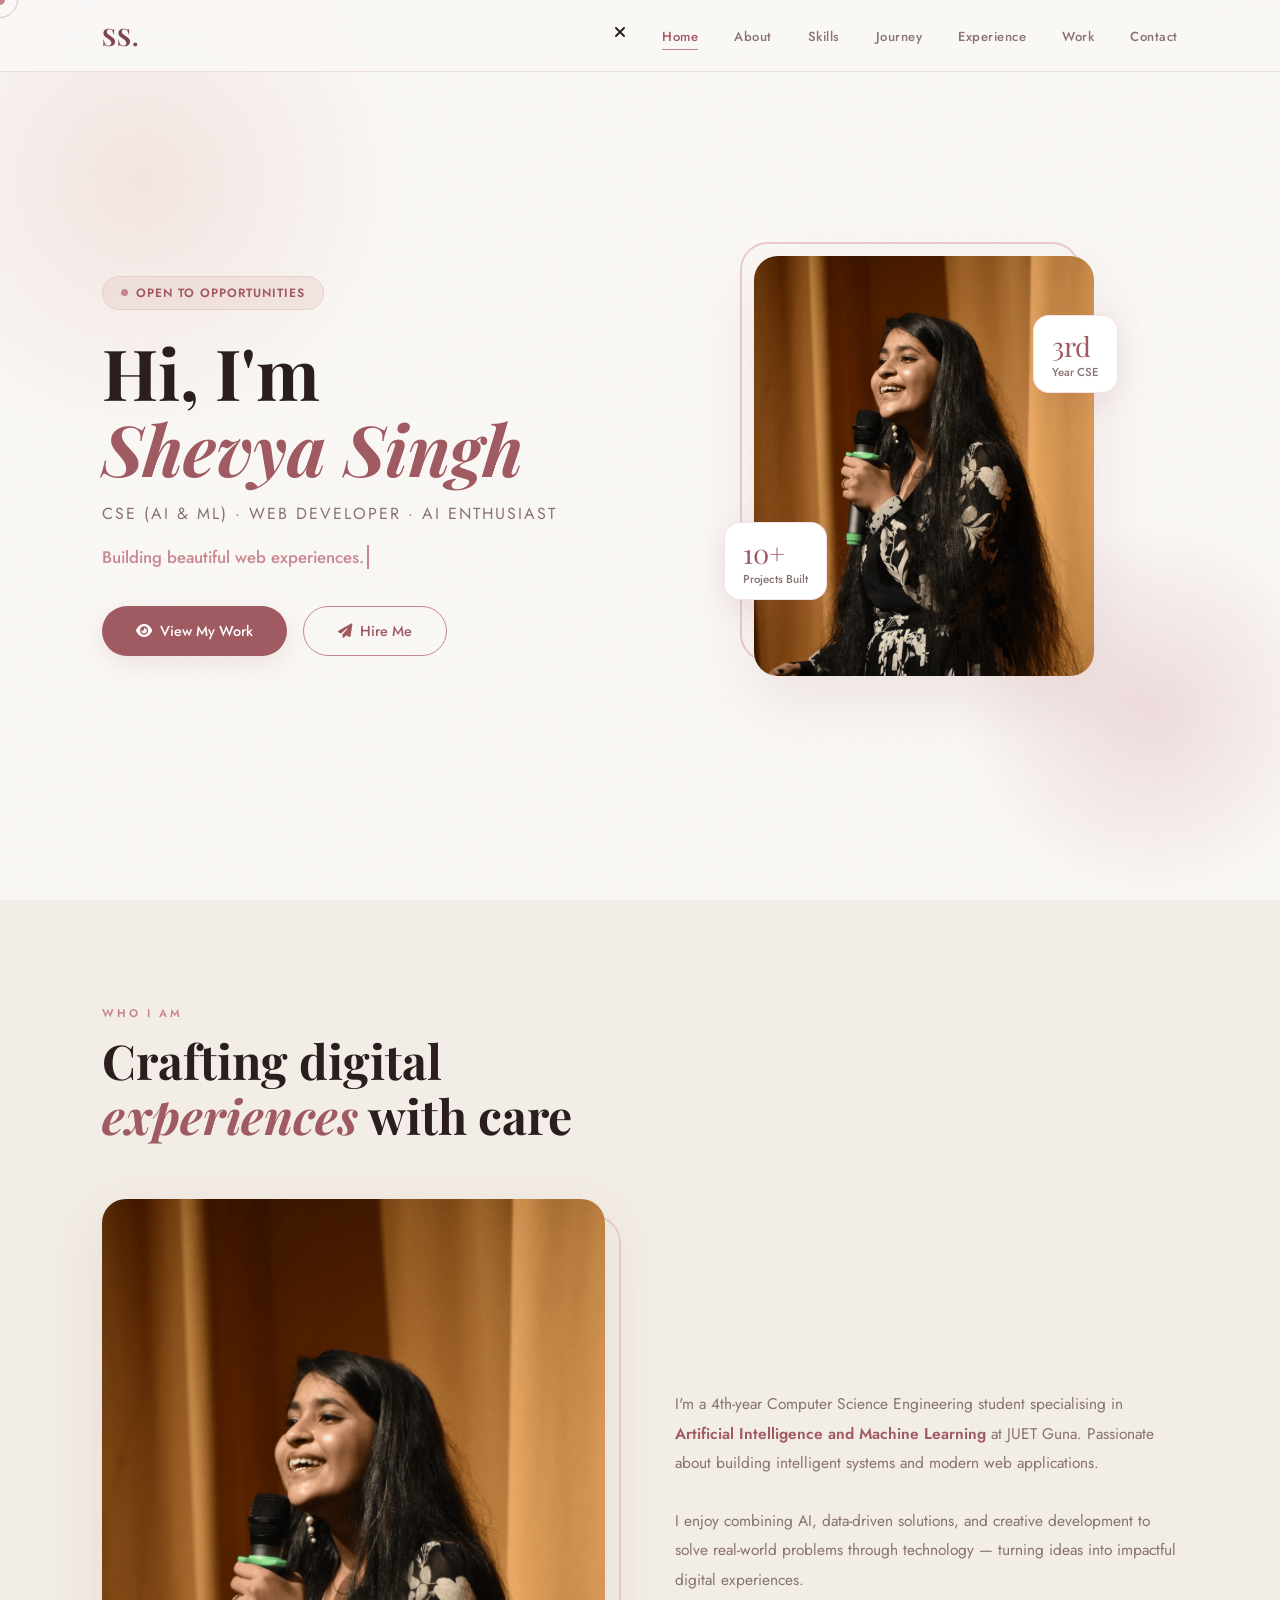
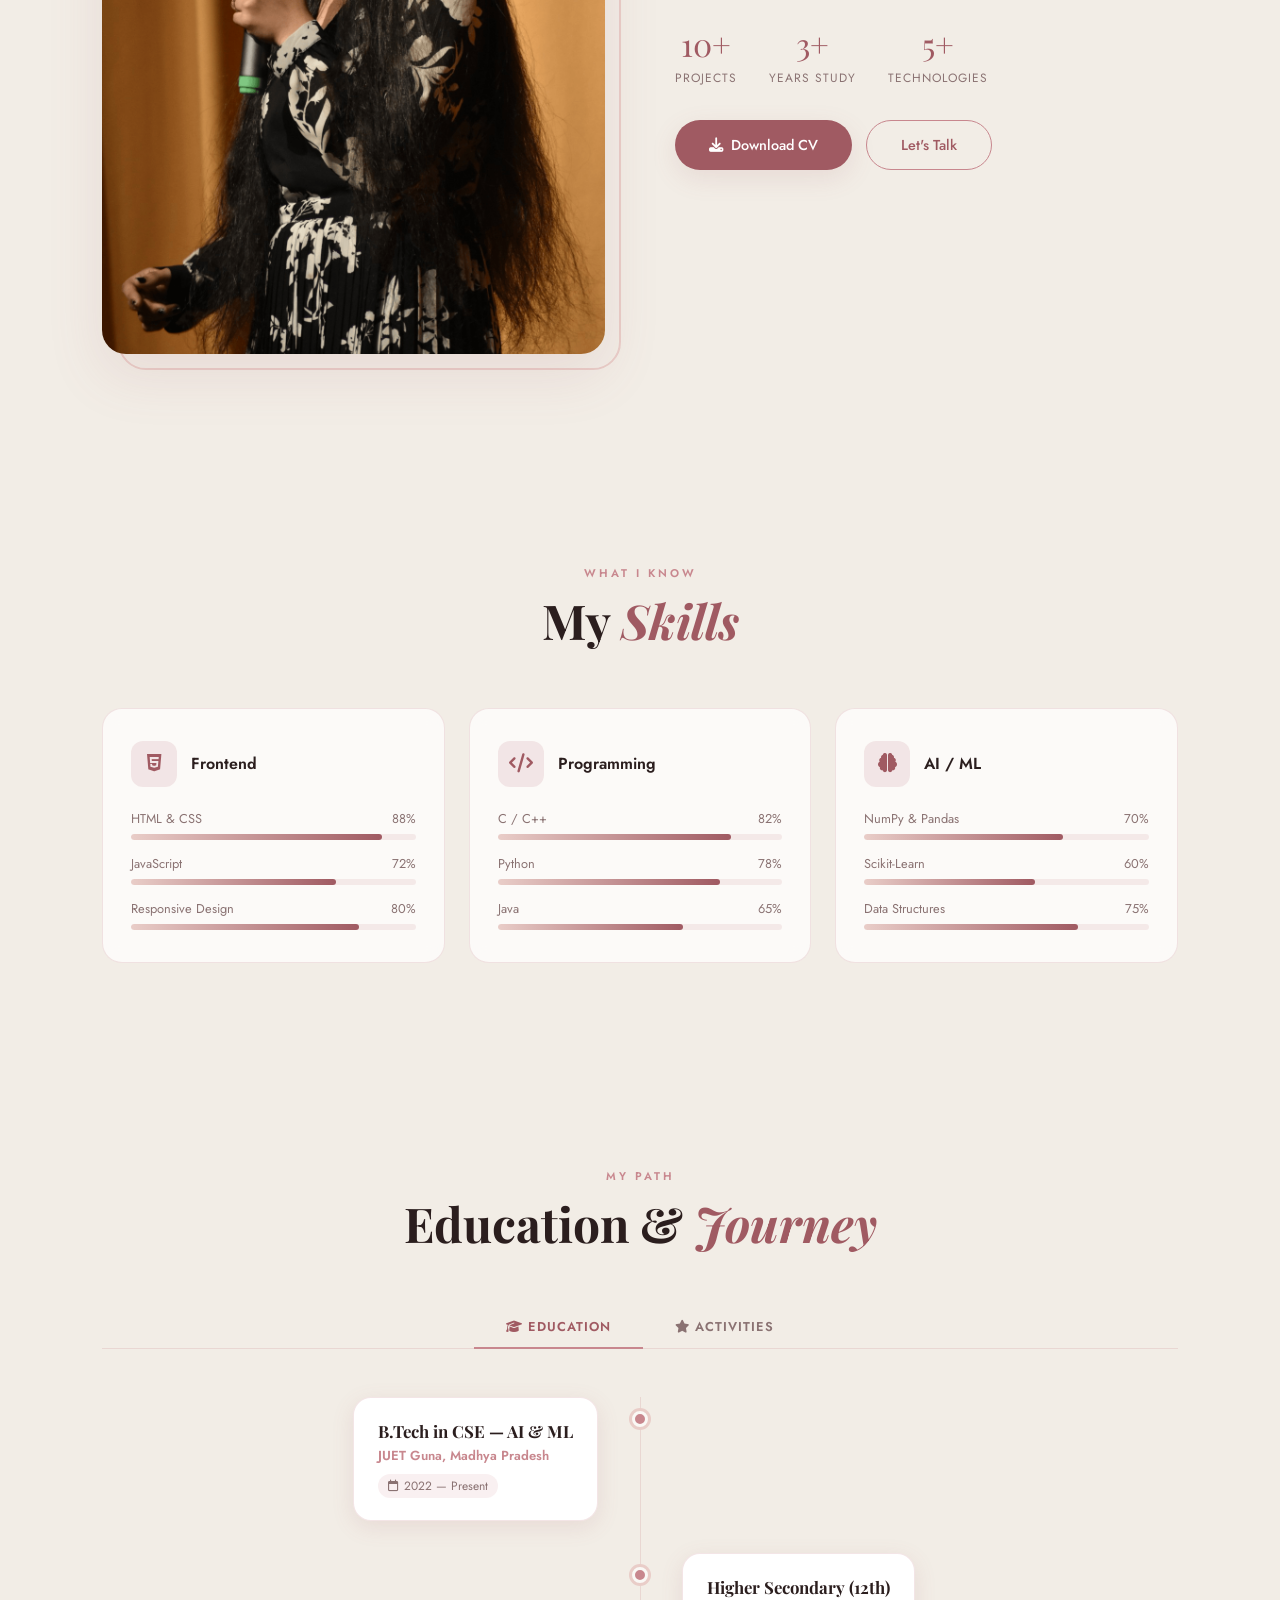
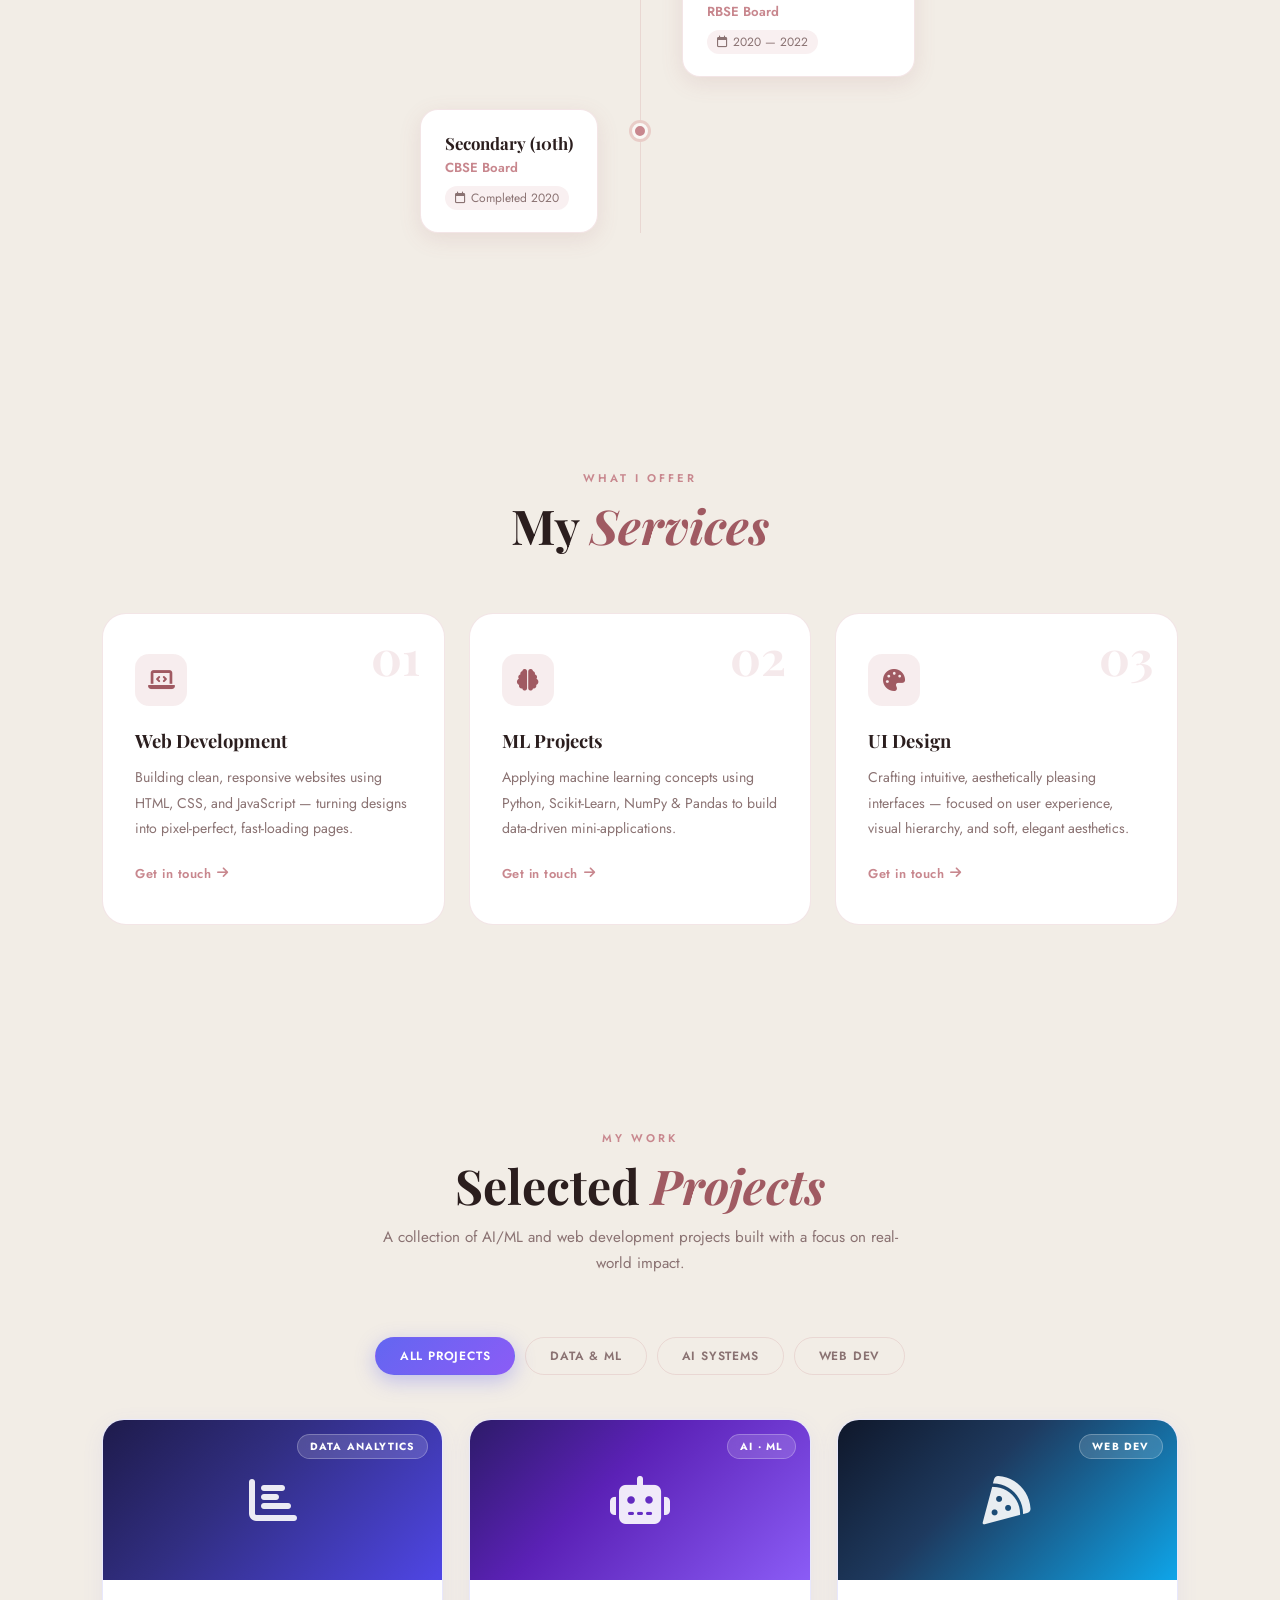
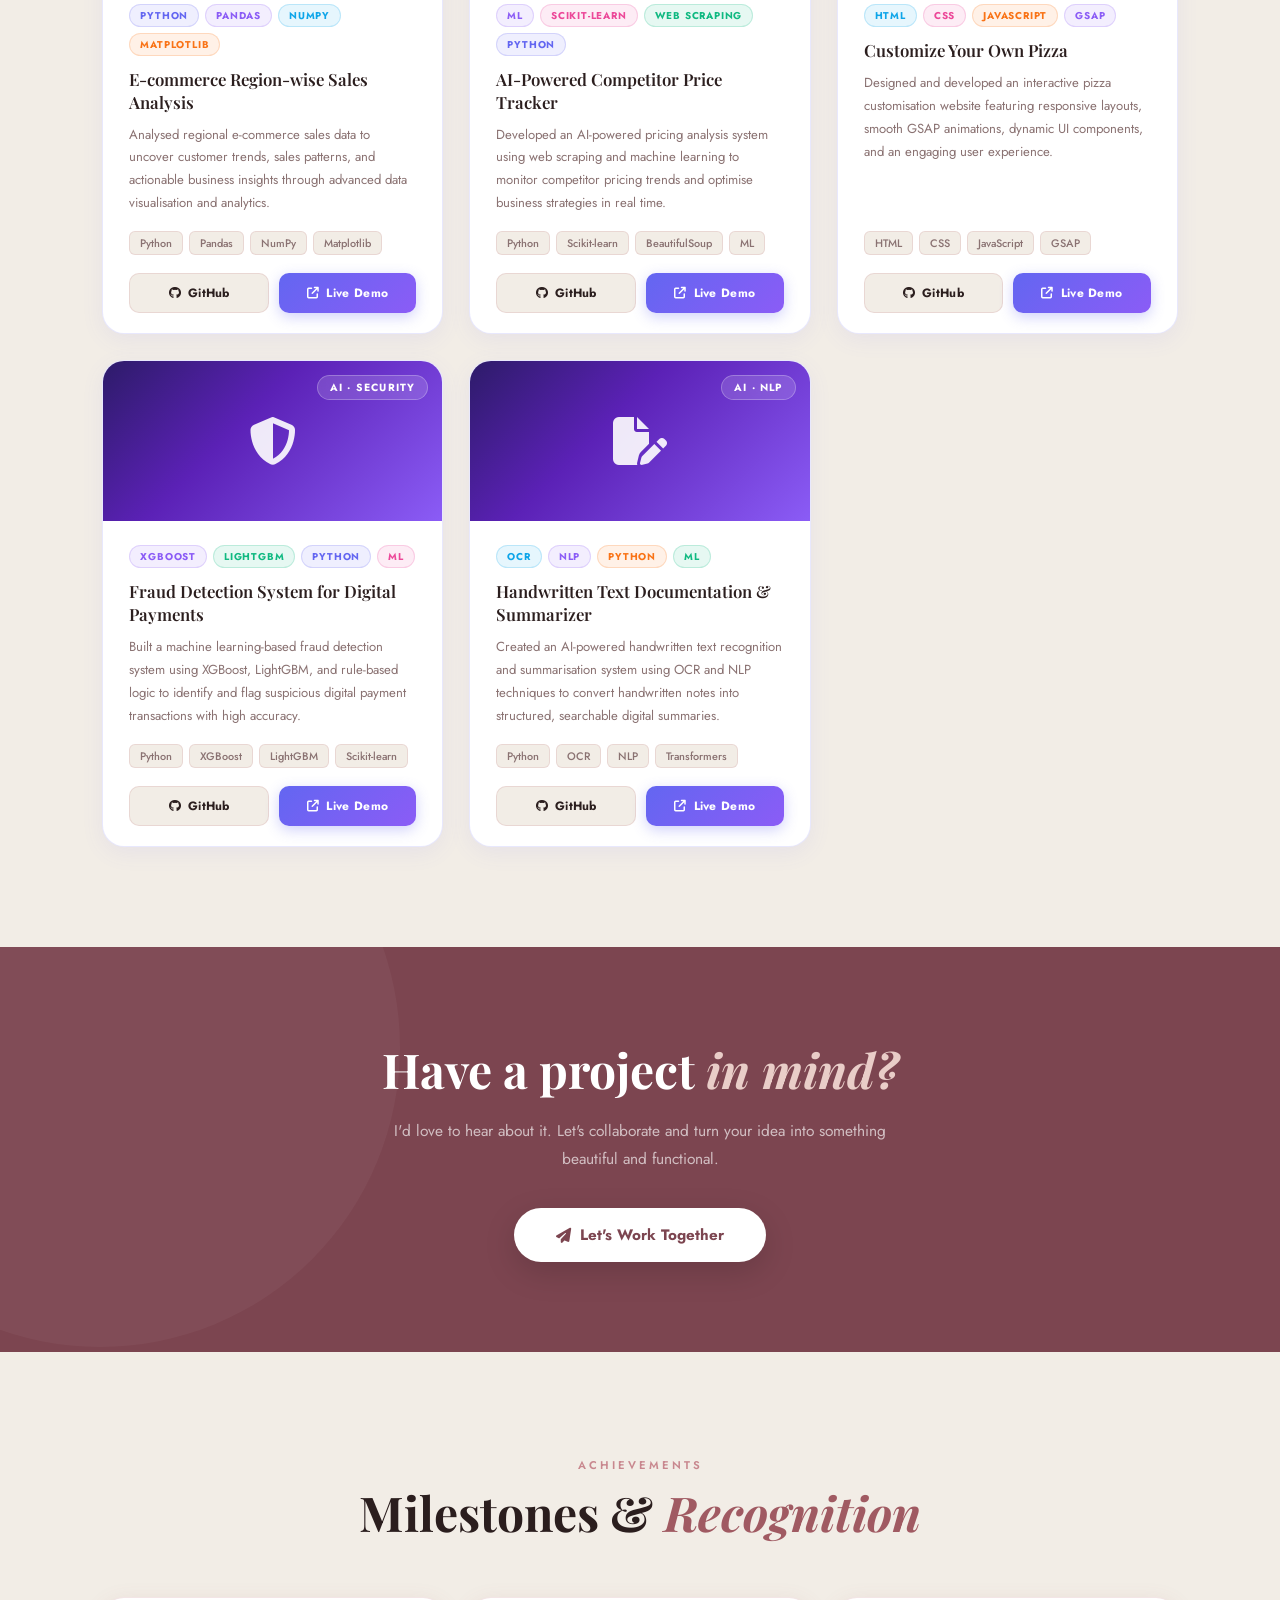
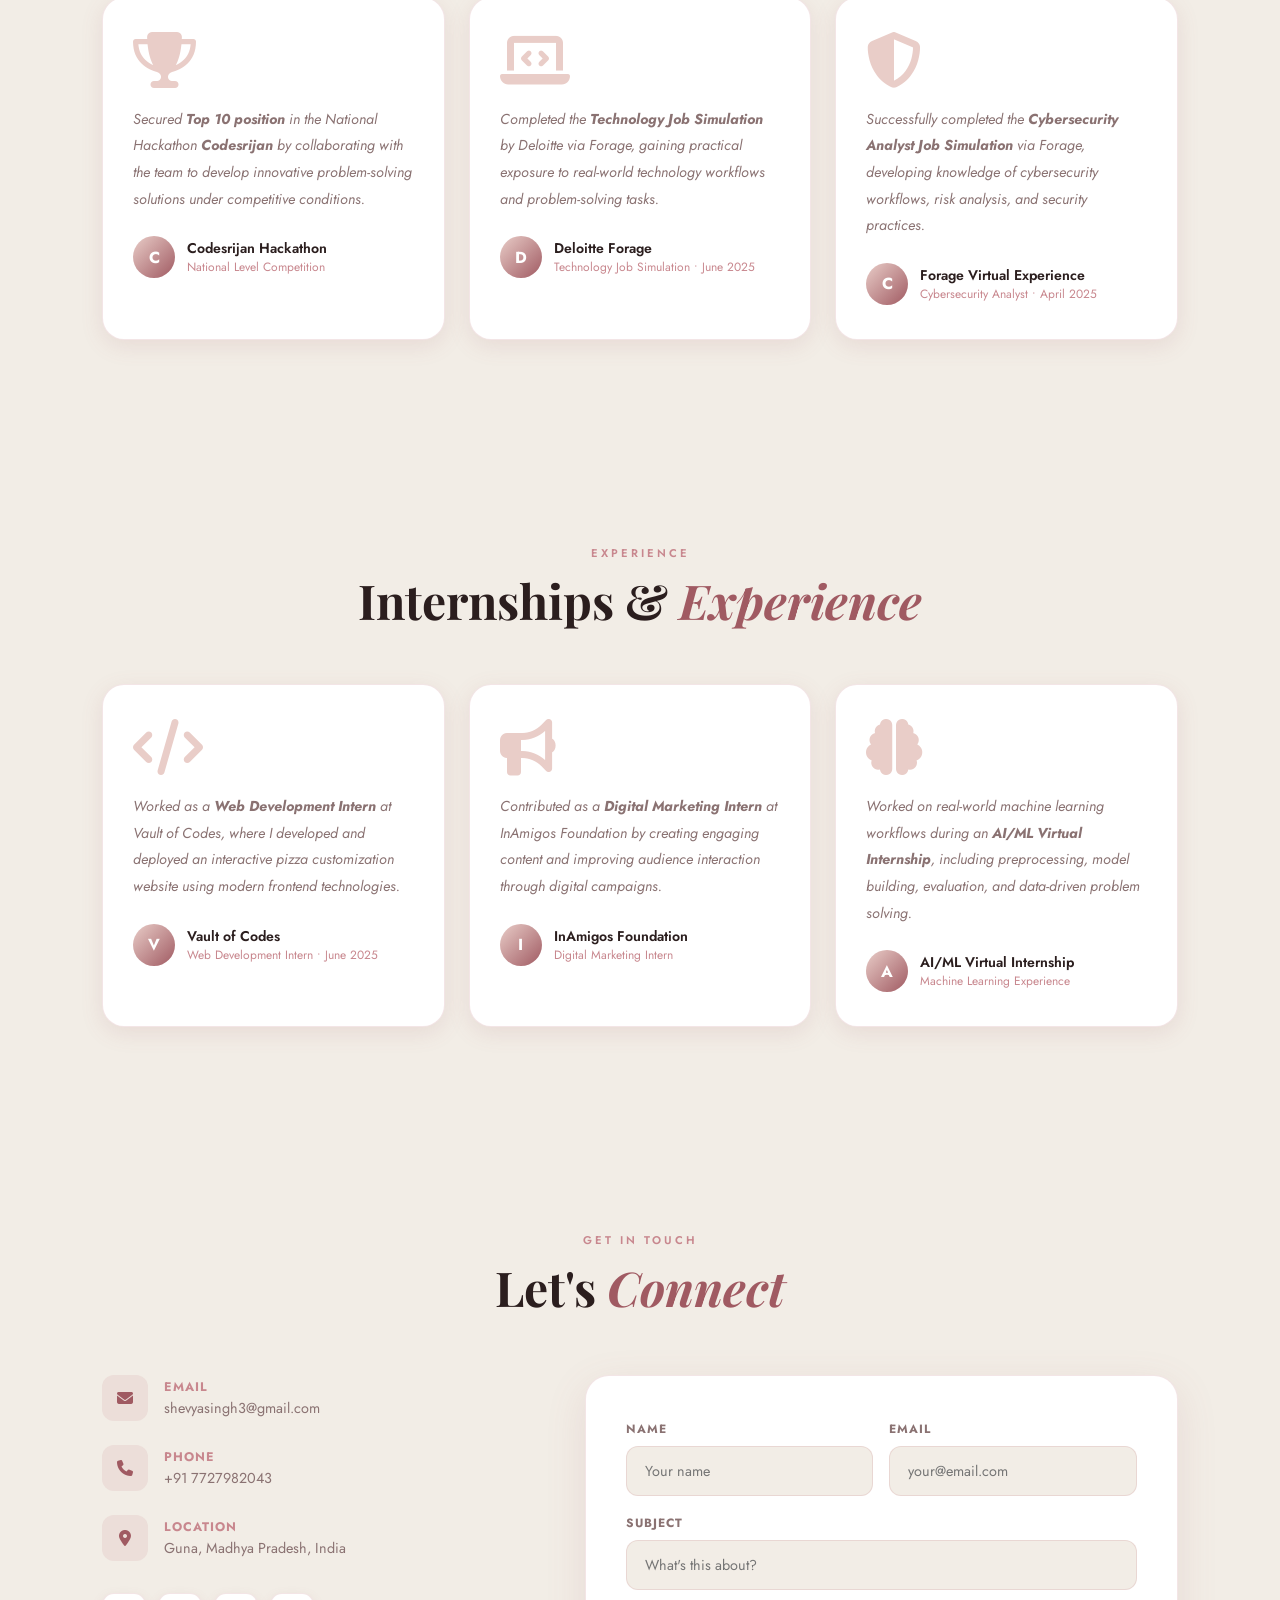
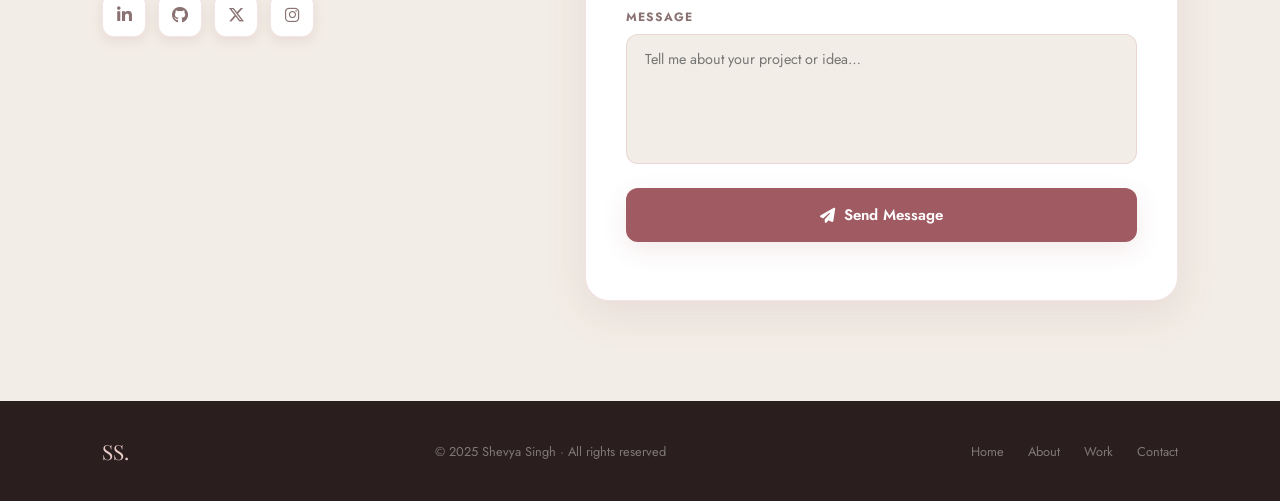
<file: index.html>
<!DOCTYPE html>
<html lang="en">
<head>
  <meta charset="UTF-8" />
  <meta name="viewport" content="width=device-width, initial-scale=1.0" />
  <title>Shevya Singh — Portfolio</title>
  <link rel="stylesheet" href="https://cdnjs.cloudflare.com/ajax/libs/font-awesome/6.5.0/css/all.min.css" />
  <link rel="preconnect" href="https://fonts.googleapis.com" />
  <link rel="preconnect" href="https://fonts.gstatic.com" crossorigin />
  <link href="https://fonts.googleapis.com/css2?family=Playfair+Display:ital,wght@0,400;0,600;0,700;1,400;1,600&family=Jost:wght@300;400;500;600&display=swap" rel="stylesheet" />

  <style>
    /* ═══════════════════════════════════════
       TOKENS
    ═══════════════════════════════════════ */
    :root {
      --cream:      #faf8f5;
      --parchment:  #f2ede6;
      --blush:      #e9cdc8;
      --rose:       #c8878e;
      --deep-rose:  #a05a62;
      --mauve:      #7c4550;
      --charcoal:   #2b1e1e;
      --muted:      #8a7272;
      --border:     rgba(200,135,142,.22);
      --shadow:     rgba(160,90,98,.13);
      --white:      #ffffff;
      --card:       rgba(255,255,255,.72);
      --nav-h:      72px;
    }

    /* ═══════════════════════════════════════
       RESET & BASE
    ═══════════════════════════════════════ */
    *, *::before, *::after { margin:0; padding:0; box-sizing:border-box; }

    html { scroll-behavior: smooth; font-size: 16px; }

    body {
      font-family: 'Jost', sans-serif;
      background: var(--cream);
      color: var(--charcoal);
      overflow-x: hidden;
    }

    ::selection { background: var(--blush); color: var(--mauve); }

    ::-webkit-scrollbar { width: 5px; }
    ::-webkit-scrollbar-track { background: var(--parchment); }
    ::-webkit-scrollbar-thumb { background: var(--blush); border-radius: 99px; }

    a { text-decoration: none; color: inherit; }
    ul { list-style: none; }
    img { max-width: 100%; display: block; }

    /* ═══════════════════════════════════════
       CURSOR
    ═══════════════════════════════════════ */
    .cursor {
      position: fixed;
      width: 10px; height: 10px;
      background: var(--rose);
      border-radius: 50%;
      pointer-events: none;
      z-index: 9999;
      transform: translate(-50%,-50%);
      transition: transform .08s linear, width .3s, height .3s, opacity .3s;
      mix-blend-mode: multiply;
    }
    .cursor-ring {
      position: fixed;
      width: 36px; height: 36px;
      border: 1.5px solid var(--rose);
      border-radius: 50%;
      pointer-events: none;
      z-index: 9998;
      transform: translate(-50%,-50%);
      transition: transform .18s ease, width .3s, height .3s, opacity .3s;
      opacity: .5;
    }

    /* ═══════════════════════════════════════
       NOISE OVERLAY
    ═══════════════════════════════════════ */
    body::before {
      content: '';
      position: fixed; inset: 0;
      background-image: url("data:image/svg+xml,%3Csvg viewBox='0 0 256 256' xmlns='http://www.w3.org/2000/svg'%3E%3Cfilter id='noise'%3E%3CfeTurbulence type='fractalNoise' baseFrequency='0.9' numOctaves='4' stitchTiles='stitch'/%3E%3C/filter%3E%3Crect width='100%25' height='100%25' filter='url(%23noise)' opacity='1'/%3E%3C/svg%3E");
      opacity: .025;
      pointer-events: none;
      z-index: 0;
    }

    /* ═══════════════════════════════════════
       TYPOGRAPHY HELPERS
    ═══════════════════════════════════════ */
    .section-tag {
      display: inline-block;
      font-size: .7rem;
      font-weight: 600;
      letter-spacing: 3px;
      text-transform: uppercase;
      color: var(--rose);
      margin-bottom: 12px;
    }
    .section-title {
      font-family: 'Playfair Display', serif;
      font-size: clamp(2rem, 4vw, 3rem);
      color: var(--charcoal);
      line-height: 1.15;
    }
    .section-title em { font-style: italic; color: var(--deep-rose); }

    section { padding: 100px 8%; position: relative; }
    section:nth-child(even) { background: var(--parchment); }

    /* ═══════════════════════════════════════
       SCROLL REVEAL
    ═══════════════════════════════════════ */
    .reveal {
      opacity: 0;
      transform: translateY(36px);
      transition: opacity .75s cubic-bezier(.22,1,.36,1),
                  transform .75s cubic-bezier(.22,1,.36,1);
    }
    .reveal.visible { opacity: 1; transform: none; }
    .reveal-left  { opacity:0; transform:translateX(-40px); transition: opacity .75s cubic-bezier(.22,1,.36,1), transform .75s cubic-bezier(.22,1,.36,1); }
    .reveal-right { opacity:0; transform:translateX( 40px); transition: opacity .75s cubic-bezier(.22,1,.36,1), transform .75s cubic-bezier(.22,1,.36,1); }
    .reveal-left.visible, .reveal-right.visible { opacity:1; transform:none; }

    /* stagger helpers */
    .d1{transition-delay:.1s} .d2{transition-delay:.2s}
    .d3{transition-delay:.3s} .d4{transition-delay:.4s}
    .d5{transition-delay:.5s} .d6{transition-delay:.6s}

    /* ═══════════════════════════════════════
       BUTTONS
    ═══════════════════════════════════════ */
    .btn {
      display: inline-flex; align-items: center; gap: 8px;
      padding: 14px 34px;
      border-radius: 50px;
      font-size: .9rem; font-weight: 500;
      cursor: pointer; border: none;
      transition: transform .3s ease, box-shadow .3s ease, background .3s;
      font-family: 'Jost', sans-serif;
    }
    .btn:hover { transform: translateY(-3px); }
    .btn-solid {
      background: var(--deep-rose); color: #fff;
      box-shadow: 0 8px 26px var(--shadow);
    }
    .btn-solid:hover { background: var(--mauve); box-shadow: 0 14px 36px var(--shadow); }
    .btn-ghost {
      background: transparent; color: var(--deep-rose);
      border: 1.5px solid var(--rose);
    }
    .btn-ghost:hover { background: var(--blush); }

    /* ═══════════════════════════════════════
       HEADER / NAV
    ═══════════════════════════════════════ */
    .header {
      position: fixed; top: 0; left: 0; right: 0;
      height: var(--nav-h);
      display: flex; align-items: center; justify-content: space-between;
      padding: 0 8%;
      background: rgba(250,248,245,.9);
      backdrop-filter: blur(18px);
      border-bottom: 1px solid var(--border);
      z-index: 500;
      animation: navDrop .7s ease both;
    }
    @keyframes navDrop {
      from { transform: translateY(-100%); opacity:0; }
      to   { transform: none; opacity:1; }
    }

    .nav__logo {
      font-family: 'Playfair Display', serif;
      font-size: 1.5rem; font-weight: 700;
      color: var(--mauve);
      letter-spacing: 1px;
    }

    .nav__list {
      display: flex; gap: 36px;
    }
    .nav__link {
      font-size: .82rem; font-weight: 500;
      letter-spacing: .5px;
      color: var(--muted);
      position: relative;
      transition: color .3s;
    }
    .nav__link::after {
      content:'';
      position: absolute; bottom:-4px; left:0;
      width:0; height:1.5px;
      background: var(--rose);
      transition: width .3s;
    }
    .nav__link:hover, .nav__link.active { color: var(--deep-rose); }
    .nav__link:hover::after, .nav__link.active::after { width: 100%; }

    .nav__toggle { display:none; font-size:1.4rem; color:var(--charcoal); cursor:pointer; }

    /* mobile drawer */
    @media (max-width:768px) {
      .nav__toggle { display:block; }
      .nav__list {
        position: fixed; top:0; right:-280px;
        width:260px; height:100vh;
        background: var(--white);
        flex-direction: column; gap:0;
        padding: 90px 30px 40px;
        border-left:1px solid var(--border);
        box-shadow:-12px 0 40px rgba(0,0,0,.08);
        transition: right .35s ease;
        z-index:499;
      }
      .nav__list.open { right:0; }
      .nav__link { display:block; padding:14px 0; font-size:1rem; border-bottom:1px solid var(--border); }
      .nav__close {
        position:absolute; top:24px; right:24px;
        font-size:1.4rem; color:var(--rose); cursor:pointer;
      }
    }

    /* ═══════════════════════════════════════
       HOME
    ═══════════════════════════════════════ */
    .home {
      min-height: 100vh;
      padding-top: calc(var(--nav-h) + 60px);
      display: grid;
      grid-template-columns: 1fr 1fr;
      gap: 60px;
      align-items: center;
      overflow: hidden;
    }

    /* ambient blobs */
    .home::before, .home::after {
      content:'';
      position:absolute; border-radius:50%; pointer-events:none;
    }
    .home::before {
      width:520px; height:520px;
      background: radial-gradient(circle, rgba(233,205,200,.45) 0%, transparent 70%);
      top:-80px; left:-120px;
      animation: blob1 9s ease-in-out infinite;
    }
    .home::after {
      width:380px; height:380px;
      background: radial-gradient(circle, rgba(200,135,142,.25) 0%, transparent 70%);
      bottom:0; right:-60px;
      animation: blob1 12s ease-in-out infinite reverse;
    }
    @keyframes blob1 {
      0%,100%{ transform:translate(0,0) scale(1); }
      50%     { transform:translate(20px,-25px) scale(1.07); }
    }

    .home__content { position:relative; z-index:1; }

    .home__badge {
      display:inline-flex; align-items:center; gap:8px;
      background: rgba(233,205,200,.4);
      border:1px solid var(--blush);
      color: var(--deep-rose);
      font-size:.75rem; font-weight:600;
      letter-spacing:1px; text-transform:uppercase;
      padding:7px 18px; border-radius:50px;
      margin-bottom:24px;
      animation: fadeUp .7s .3s both;
    }
    .home__badge .dot {
      width:7px; height:7px;
      background:var(--rose); border-radius:50%;
      animation: pulse 2s infinite;
    }
    @keyframes pulse {
      0%,100%{ box-shadow:0 0 0 0 rgba(200,135,142,.6); }
      50%    { box-shadow:0 0 0 7px rgba(200,135,142,0); }
    }

    .home__title {
      font-family:'Playfair Display',serif;
      font-size: clamp(2.8rem,5.5vw,5rem);
      line-height:1.08; color:var(--charcoal);
      margin-bottom:16px;
      animation: fadeUp .7s .45s both;
    }
    .home__title em { font-style:italic; color:var(--deep-rose); }

    .home__sub {
      font-size:1rem; color:var(--muted);
      letter-spacing:2px; text-transform:uppercase;
      margin-bottom:20px;
      animation: fadeUp .7s .55s both;
    }

    /* typewriter */
    .home__typewriter {
      font-size:1.05rem; color:var(--rose); font-weight:500;
      min-height:1.5em; margin-bottom:36px;
      animation: fadeUp .7s .65s both;
    }
    .home__typewriter span { border-right:2px solid var(--rose); padding-right:3px; }

    .home__actions {
      display:flex; gap:16px; flex-wrap:wrap;
      animation: fadeUp .7s .75s both;
    }

    @keyframes fadeUp {
      from { opacity:0; transform:translateY(24px); }
      to   { opacity:1; transform:none; }
    }

    /* image side */
    .home__visual {
      position:relative; z-index:1;
      display:flex; justify-content:center; align-items:center;
      animation: fadeUp .8s .5s both;
    }
    .home__img-wrap {
      position:relative; width:340px; height:420px;
    }
    .home__img-wrap::before {
      content:'';
      position:absolute; inset:-14px 14px 14px -14px;
      border:2px solid var(--blush); border-radius:28px;
      z-index:0;
    }
    .home__img-wrap img {
      width:100%; height:100%; object-fit:cover;
      border-radius:24px; position:relative; z-index:1;
      box-shadow:0 24px 64px var(--shadow);
    }

    /* stat pills */
    .home__stat {
      position:absolute;
      background:var(--white);
      border:1px solid var(--border);
      border-radius:16px;
      padding:12px 18px;
      box-shadow:0 8px 28px var(--shadow);
      z-index:2;
      animation: floatCard 6s ease-in-out infinite;
    }
    .home__stat:nth-child(2){ bottom:18%; left:-30px; animation-delay:0s; }
    .home__stat:nth-child(3){ top:14%;  right:-24px; animation-delay:2s; }
    @keyframes floatCard {
      0%,100%{ transform:translateY(0); }
      50%    { transform:translateY(-10px); }
    }
    .home__stat .num { font-family:'Playfair Display',serif; font-size:1.7rem; color:var(--deep-rose); }
    .home__stat .lbl { font-size:.72rem; color:var(--muted); font-weight:500; }

    /* ═══════════════════════════════════════
       ABOUT
    ═══════════════════════════════════════ */
    .about { padding:100px 8%; }
    .about__grid {
      display:grid; grid-template-columns:1fr 1fr;
      gap:70px; align-items:center; margin-top:56px;
    }
    .about__img-frame {
      position:relative; display:inline-block; width:100%;
    }
    .about__img-frame::after {
      content:''; position:absolute;
      inset:16px -16px -16px 16px;
      border:2px solid var(--blush); border-radius:28px; z-index:0;
    }
    .about__img-frame img {
      width:100%; border-radius:24px; position:relative; z-index:1;
      box-shadow:0 20px 56px var(--shadow);
      transition: transform .4s ease;
    }
    .about__img-frame:hover img { transform:scale(1.02) rotate(-1deg); }

    .about__info p {
      font-size:.97rem; color:var(--muted); line-height:1.9;
      margin-bottom:28px;
    }
    .about__facts {
      display:flex; gap:32px; margin-bottom:32px;
    }
    .about__fact-item { text-align:center; }
    .about__fact-item .n {
      font-family:'Playfair Display',serif;
      font-size:2rem; color:var(--deep-rose); display:block;
    }
    .about__fact-item .t { font-size:.75rem; color:var(--muted); text-transform:uppercase; letter-spacing:1px; }

    /* ═══════════════════════════════════════
       SKILLS
    ═══════════════════════════════════════ */
    .skills { background: var(--parchment); }
    .skills__header { text-align:center; margin-bottom:60px; }
    .skills__grid {
      display:grid; grid-template-columns:repeat(auto-fit,minmax(300px,1fr));
      gap:24px;
    }
    .skill-card {
      background:var(--card);
      border:1px solid var(--border);
      border-radius:20px;
      padding:32px 28px;
      backdrop-filter:blur(8px);
      transition:transform .35s ease, box-shadow .35s ease;
    }
    .skill-card:hover { transform:translateY(-6px); box-shadow:0 20px 50px var(--shadow); }
    .skill-card__head {
      display:flex; align-items:center; gap:14px; margin-bottom:22px;
    }
    .skill-card__icon {
      width:46px; height:46px; border-radius:12px;
      background:rgba(200,135,142,.18);
      display:flex; align-items:center; justify-content:center;
      font-size:1.2rem; color:var(--deep-rose);
    }
    .skill-card__title { font-size:1rem; font-weight:600; color:var(--charcoal); }

    .skill-bar { margin-bottom:14px; }
    .skill-bar:last-child { margin-bottom:0; }
    .skill-bar__label {
      display:flex; justify-content:space-between;
      font-size:.8rem; color:var(--muted); margin-bottom:6px;
    }
    .skill-bar__track {
      height:6px; background:rgba(200,135,142,.15); border-radius:99px; overflow:hidden;
    }
    .skill-bar__fill {
      height:100%; width:0;
      background:linear-gradient(90deg,var(--blush),var(--deep-rose));
      border-radius:99px;
      transition:width 1.4s cubic-bezier(.22,1,.36,1);
    }

    /* ═══════════════════════════════════════
       QUALIFICATION (TIMELINE)
    ═══════════════════════════════════════ */
    .qualification { padding:100px 8%; }
    .qualification__header { text-align:center; margin-bottom:56px; }
    .qualification__tabs {
      display:flex; justify-content:center; gap:0;
      border-bottom:1px solid var(--border); margin-bottom:48px;
    }
    .q-tab {
      padding:10px 32px 12px;
      font-size:.8rem; font-weight:600;
      letter-spacing:1px; text-transform:uppercase;
      color:var(--muted); cursor:pointer;
      position:relative; transition:color .3s;
    }
    .q-tab::after {
      content:''; position:absolute;
      bottom:-1px; left:0; width:0; height:2px;
      background:var(--rose); transition:width .3s;
    }
    .q-tab.active { color:var(--deep-rose); }
    .q-tab.active::after { width:100%; }

    .q-content { display:none; }
    .q-content.active { display:block; animation:fadeUp .5s both; }

    .timeline { position:relative; padding-left:0; }
    .timeline::before {
      content:''; position:absolute;
      left:50%; top:0; bottom:0;
      width:1px; background:var(--border);
    }
    .tl-item {
      display:flex; justify-content:flex-end;
      width:50%; padding-right:42px;
      position:relative; margin-bottom:32px;
    }
    .tl-item:nth-child(even) {
      justify-content:flex-start;
      margin-left:50%; padding-right:0; padding-left:42px;
    }
    .tl-dot {
      position:absolute; right:-8px; top:14px;
      width:16px; height:16px; border-radius:50%;
      background:var(--rose); border:3px solid var(--cream);
      box-shadow:0 0 0 3px var(--blush);
    }
    .tl-item:nth-child(even) .tl-dot { left:-8px; right:auto; }
    .tl-card {
      background:var(--white);
      border:1px solid var(--border);
      border-radius:18px; padding:22px 24px;
      max-width:320px;
      box-shadow:0 6px 22px var(--shadow);
      transition:transform .35s ease;
    }
    .tl-card:hover { transform:translateY(-4px); }
    .tl-card h4 { font-family:'Playfair Display',serif; font-size:1.05rem; color:var(--charcoal); margin-bottom:4px; }
    .tl-card .org { font-size:.82rem; color:var(--rose); font-weight:600; margin-bottom:8px; }
    .tl-card .yr {
      display:inline-flex; align-items:center; gap:5px;
      font-size:.75rem; color:var(--muted);
      background:rgba(200,135,142,.12);
      padding:3px 10px; border-radius:99px;
    }


   
    /* ═══════════════════════════════════════
       SERVICES
    ═══════════════════════════════════════ */
    .services { background:var(--parchment); }
    .services__header { text-align:center; margin-bottom:60px; }
    .services__grid {
      display:grid; grid-template-columns:repeat(auto-fit,minmax(280px,1fr));
      gap:24px;
    }
    .svc-card {
      background:var(--white); border:1px solid var(--border);
      border-radius:24px; padding:40px 32px;
      position:relative; overflow:hidden;
      transition:transform .4s ease, box-shadow .4s ease;
    }
    .svc-card::before {
      content:''; position:absolute;
      top:0; left:0; right:0; height:3px;
      background:linear-gradient(90deg,var(--blush),var(--deep-rose));
      transform:scaleX(0); transform-origin:left;
      transition:transform .4s ease;
    }
    .svc-card:hover { transform:translateY(-8px); box-shadow:0 24px 60px var(--shadow); }
    .svc-card:hover::before { transform:scaleX(1); }

    .svc-card__num {
      font-family:'Playfair Display',serif;
      font-size:3rem; color:rgba(200,135,142,.18);
      position:absolute; top:18px; right:24px;
      line-height:1; font-weight:700;
    }
    .svc-card__icon {
      width:52px; height:52px; background:rgba(200,135,142,.15);
      border-radius:14px; display:flex; align-items:center; justify-content:center;
      font-size:1.35rem; color:var(--deep-rose); margin-bottom:22px;
    }
    .svc-card h3 { font-family:'Playfair Display',serif; font-size:1.15rem; color:var(--charcoal); margin-bottom:12px; }
    .svc-card p { font-size:.88rem; color:var(--muted); line-height:1.8; margin-bottom:20px; }
    .svc-card__link {
      font-size:.8rem; color:var(--rose); font-weight:600;
      letter-spacing:.5px; display:inline-flex; align-items:center; gap:6px;
      transition:gap .3s;
    }
    .svc-card__link:hover { gap:12px; color:var(--deep-rose); }

    /* ═══════════════════════════════════════
       PORTFOLIO
    ═══════════════════════════════════════ */
    .portfolio { }
    .portfolio__header { text-align:center; margin-bottom:60px; }
    .portfolio__filter {
      display:flex; justify-content:center; gap:10px;
      flex-wrap:wrap; margin-bottom:44px;
    }
    .filter-btn {
      padding:9px 24px; border-radius:50px;
      font-size:.75rem; font-weight:600; letter-spacing:.8px;
      cursor:pointer; border:1.5px solid var(--border);
      background:transparent; color:var(--muted);
      font-family:'Jost',sans-serif;
      transition:all .3s ease; text-transform:uppercase;
    }
    .filter-btn.active, .filter-btn:hover {
      background:linear-gradient(135deg,#6366f1,#8b5cf6);
      color:#fff; border-color:transparent;
      box-shadow:0 6px 20px rgba(99,102,241,.35);
    }
    .portfolio__grid {
      display:grid; grid-template-columns:repeat(3,1fr); gap:26px;
    }
    @media(max-width:1100px){ .portfolio__grid{ grid-template-columns:repeat(2,1fr); } }
    @media(max-width:640px) { .portfolio__grid{ grid-template-columns:1fr; } }

    .port-card {
      background:var(--white); border:1px solid rgba(99,102,241,.15);
      border-radius:22px; overflow:hidden;
      box-shadow:0 6px 22px rgba(99,102,241,.08);
      transition:transform .4s cubic-bezier(.22,1,.36,1), box-shadow .4s ease;
      display:flex; flex-direction:column; position:relative;
    }
    .port-card::before {
      content:''; position:absolute; top:0; left:0; right:0; height:3px;
      background:linear-gradient(90deg,#6366f1,#8b5cf6,#ec4899);
      opacity:0; transition:opacity .4s ease;
    }
    .port-card:hover { transform:translateY(-10px); box-shadow:0 28px 64px rgba(99,102,241,.18); }
    .port-card:hover::before { opacity:1; }

    .port-card__banner {
      height:160px; position:relative; overflow:hidden;
      display:flex; align-items:center; justify-content:center;
    }
    .port-card__banner-icon {
      font-size:3rem; color:rgba(255,255,255,.9);
      position:relative; z-index:1; transition:transform .4s ease;
    }
    .port-card:hover .port-card__banner-icon { transform:scale(1.15) rotate(-5deg); }
    .port-card[data-cat="ml"]  .port-card__banner { background:linear-gradient(135deg,#1e1b4b 0%,#312e81 40%,#4f46e5 100%); }
    .port-card[data-cat="web"] .port-card__banner { background:linear-gradient(135deg,#0f172a 0%,#1e3a5f 40%,#0ea5e9 100%); }
    .port-card[data-cat="ai"]  .port-card__banner { background:linear-gradient(135deg,#2d1b69 0%,#5b21b6 40%,#8b5cf6 100%); }

    .port-card__cat-badge {
      position:absolute; top:14px; right:14px;
      background:rgba(255,255,255,.15); backdrop-filter:blur(8px);
      border:1px solid rgba(255,255,255,.25); color:#fff;
      border-radius:50px; font-size:.65rem; font-weight:700;
      letter-spacing:1.2px; text-transform:uppercase; padding:4px 12px;
    }
    .port-card__body { padding:24px 26px 20px; flex:1; display:flex; flex-direction:column; }
    .port-card__tags { display:flex; flex-wrap:wrap; gap:6px; margin-bottom:12px; }
    .port-card__chip {
      font-size:.62rem; font-weight:700; letter-spacing:.8px;
      text-transform:uppercase; padding:3px 10px; border-radius:50px;
      background:rgba(99,102,241,.1); color:#6366f1; border:1px solid rgba(99,102,241,.2);
    }
    .port-card__chip.chip-purple { background:rgba(139,92,246,.1); color:#8b5cf6; border-color:rgba(139,92,246,.2); }
    .port-card__chip.chip-pink   { background:rgba(236,72,153,.1);  color:#ec4899; border-color:rgba(236,72,153,.2); }
    .port-card__chip.chip-sky    { background:rgba(14,165,233,.1);  color:#0ea5e9; border-color:rgba(14,165,233,.2); }
    .port-card__chip.chip-green  { background:rgba(16,185,129,.1);  color:#10b981; border-color:rgba(16,185,129,.2); }
    .port-card__chip.chip-orange { background:rgba(249,115,22,.1);  color:#f97316; border-color:rgba(249,115,22,.2); }
    .port-card__title { font-family:'Playfair Display',serif; font-size:1.05rem; color:var(--charcoal); margin-bottom:10px; line-height:1.35; font-weight:600; }
    .port-card__desc { font-size:.82rem; color:var(--muted); line-height:1.75; margin-bottom:16px; flex:1; }
    .port-card__stack { display:flex; flex-wrap:wrap; gap:6px; margin-bottom:18px; }
    .port-card__stack span {
      font-size:.68rem; font-weight:500;
      background:var(--parchment); color:var(--muted);
      padding:3px 10px; border-radius:6px; border:1px solid var(--border);
    }
    .port-card__actions { display:flex; gap:10px; margin-top:auto; }
    .port-card__actions a {
      flex:1; display:inline-flex; align-items:center; justify-content:center; gap:7px;
      padding:10px 14px; border-radius:10px;
      font-size:.75rem; font-weight:700; letter-spacing:.3px;
      text-decoration:none; transition:all .3s ease; font-family:'Jost',sans-serif;
    }
    .port-btn-github { background:var(--parchment); color:var(--charcoal); border:1.5px solid var(--border); }
    .port-btn-github:hover { background:var(--charcoal); color:#fff; border-color:var(--charcoal); }
    .port-btn-demo {
      background:linear-gradient(135deg,#6366f1,#8b5cf6); color:#fff; border:none;
      box-shadow:0 4px 14px rgba(99,102,241,.3);
    }
    .port-btn-demo:hover { box-shadow:0 8px 24px rgba(99,102,241,.45); transform:translateY(-2px); }

    /* ═══════════════════════════════════════
       PROJECT IN MIND (CTA)
    ═══════════════════════════════════════ */
    .project {
      background:var(--mauve);
      padding:90px 8%;
      text-align:center;
      position:relative; overflow:hidden;
    }
    .project::before {
      content:'';
      position:absolute; width:600px; height:600px;
      background:rgba(255,255,255,.04); border-radius:50%;
      top:-200px; left:-200px; pointer-events:none;
    }
    .project__title {
      font-family:'Playfair Display',serif;
      font-size:clamp(2rem,4vw,3rem);
      color:#fff; margin-bottom:16px;
    }
    .project__title em { font-style:italic; color:var(--blush); }
    .project p { font-size:.97rem; color:rgba(255,255,255,.65); max-width:520px; margin:0 auto 36px; line-height:1.8; }
    .project .btn-cta {
      display:inline-flex; align-items:center; gap:9px;
      padding:16px 42px; border-radius:50px;
      background:#fff; color:var(--mauve);
      font-weight:700; font-size:.95rem;
      transition:transform .3s, box-shadow .3s;
      box-shadow:0 10px 32px rgba(0,0,0,.15);
    }
    .project .btn-cta:hover { transform:translateY(-4px); box-shadow:0 20px 48px rgba(0,0,0,.2); }

    /* ═══════════════════════════════════════
       TESTIMONIAL (quote cards)
    ═══════════════════════════════════════ */
    .testimonial { background:var(--parchment); }
    .testimonial__header { text-align:center; margin-bottom:56px; }
    .testimonial__grid {
      display:grid; grid-template-columns:repeat(auto-fit,minmax(280px,1fr));
      gap:24px;
    }
    .testi-card {
      background:var(--white); border:1px solid var(--border);
      border-radius:22px; padding:34px 30px;
      position:relative;
      box-shadow:0 6px 22px var(--shadow);
      transition:transform .35s ease;
    }
    .testi-card:hover { transform:translateY(-6px); }
    .testi-card__quote {
      font-family:'Playfair Display',serif;
      font-size:3.5rem; color:var(--blush);
      line-height:.5; margin-bottom:18px; display:block;
    }
    .testi-card p { font-size:.9rem; color:var(--muted); line-height:1.85; margin-bottom:24px; font-style:italic; }
    .testi-card__person { display:flex; align-items:center; gap:12px; }
    .testi-card__avatar {
      width:42px; height:42px; border-radius:50%;
      background:linear-gradient(135deg,var(--blush),var(--deep-rose));
      display:flex; align-items:center; justify-content:center;
      color:#fff; font-weight:700; font-size:1rem;
    }
    .testi-card__name { font-size:.88rem; font-weight:600; color:var(--charcoal); }
    .testi-card__role { font-size:.75rem; color:var(--rose); }

    /* ═══════════════════════════════════════
       CONTACT
    ═══════════════════════════════════════ */
    .contact { }
    .contact__header { text-align:center; margin-bottom:60px; }
    .contact__grid {
      display:grid; grid-template-columns:1fr 1.4fr;
      gap:60px; align-items:start;
    }
    .contact__info-item {
      display:flex; align-items:center; gap:16px; margin-bottom:24px;
    }
    .contact__info-item .ic {
      width:46px; height:46px; flex-shrink:0;
      background:rgba(200,135,142,.15); border-radius:12px;
      display:flex; align-items:center; justify-content:center;
      font-size:1rem; color:var(--deep-rose);
    }
    .contact__info-item .txt { font-size:.9rem; color:var(--muted); }
    .contact__info-item .txt strong { display:block; font-size:.78rem; text-transform:uppercase; letter-spacing:1px; color:var(--rose); margin-bottom:2px; }

    .contact__socials { display:flex; gap:12px; margin-top:32px; }
    .contact__socials a {
      width:44px; height:44px;
      background:var(--white); border:1px solid var(--border);
      border-radius:12px; display:flex; align-items:center; justify-content:center;
      font-size:1.05rem; color:var(--muted);
      box-shadow:0 4px 12px var(--shadow);
      transition:all .3s;
    }
    .contact__socials a:hover { background:var(--deep-rose); color:#fff; border-color:var(--deep-rose); transform:translateY(-4px); }

    .contact__form { background:var(--white); border:1px solid var(--border); border-radius:24px; padding:44px 40px; box-shadow:0 12px 40px var(--shadow); }
    .form-row { display:grid; grid-template-columns:1fr 1fr; gap:16px; }
    .form-field { margin-bottom:18px; }
    .form-field label { display:block; font-size:.75rem; font-weight:700; letter-spacing:1px; text-transform:uppercase; color:var(--muted); margin-bottom:8px; }
    .form-field input, .form-field textarea {
      width:100%; padding:14px 18px;
      background:var(--parchment); border:1.5px solid var(--border);
      border-radius:12px; outline:none;
      font-size:.9rem; font-family:'Jost',sans-serif; color:var(--charcoal);
      transition:border-color .3s, box-shadow .3s;
    }
    .form-field input:focus, .form-field textarea:focus {
      border-color:var(--rose);
      box-shadow:0 0 0 4px rgba(200,135,142,.12);
    }
    .form-field textarea { resize:none; }
    .contact__submit {
      width:100%; padding:16px;
      background:var(--deep-rose); color:#fff;
      border:none; border-radius:12px;
      font-size:.95rem; font-weight:600;
      font-family:'Jost',sans-serif;
      cursor:pointer; display:flex; align-items:center; justify-content:center; gap:9px;
      transition:background .3s, transform .3s, box-shadow .3s;
      box-shadow:0 8px 24px var(--shadow);
    }
    .contact__submit:hover { background:var(--mauve); transform:translateY(-2px); box-shadow:0 14px 36px var(--shadow); }
    #form-msg { display:block; text-align:center; font-size:.85rem; color:var(--deep-rose); margin-top:14px; }

    /* ═══════════════════════════════════════
       FOOTER
    ═══════════════════════════════════════ */
    .footer {
      background:var(--charcoal);
      padding:36px 8%;
      display:flex; align-items:center; justify-content:space-between; flex-wrap:wrap; gap:16px;
    }
    .footer__logo { font-family:'Playfair Display',serif; font-size:1.3rem; color:var(--blush); }
    .footer__copy { font-size:.8rem; color:rgba(255,255,255,.4); }
    .footer__links { display:flex; gap:24px; }
    .footer__links a { font-size:.8rem; color:rgba(255,255,255,.4); transition:color .3s; }
    .footer__links a:hover { color:var(--blush); }

    /* ═══════════════════════════════════════
       SCROLL-TO-TOP
    ═══════════════════════════════════════ */
    .scroll-top {
      position:fixed; bottom:28px; right:28px;
      width:44px; height:44px;
      background:var(--deep-rose); color:#fff;
      border-radius:50%; display:flex; align-items:center; justify-content:center;
      font-size:1rem; cursor:pointer;
      box-shadow:0 6px 20px var(--shadow);
      opacity:0; transform:translateY(20px);
      transition:opacity .4s, transform .4s;
      z-index:400; border:none;
    }
    .scroll-top.show { opacity:1; transform:none; }
    .scroll-top:hover { background:var(--mauve); }

    /* ═══════════════════════════════════════
       MOBILE
    ═══════════════════════════════════════ */
    @media (max-width:900px) {
      .home { grid-template-columns:1fr; text-align:center; gap:40px; padding-bottom:60px; }
      .home__badge { margin:0 auto 24px; }
      .home__actions { justify-content:center; }
      .home__visual { order:-1; }
      .home__img-wrap { width:260px; height:320px; }
      .about__grid { grid-template-columns:1fr; }
      .contact__grid { grid-template-columns:1fr; }
      .timeline::before { left:16px; }
      .tl-item, .tl-item:nth-child(even) { width:100%; justify-content:flex-start; margin-left:0; padding-left:44px; padding-right:0; }
      .tl-dot, .tl-item:nth-child(even) .tl-dot { left:8px; right:auto; }
      .tl-card { max-width:100%; }
      .form-row { grid-template-columns:1fr; }
      .footer { flex-direction:column; text-align:center; }
    }
  </style>
</head>
<body>

  <!-- Cursors -->
  <div class="cursor" id="cur"></div>
  <div class="cursor-ring" id="curRing"></div>

  <!-- ════════════ HEADER ════════════ -->
  <header class="header" id="header">
    <a href="#home" class="nav__logo">SS.</a>
    <ul class="nav__list" id="navList">
      <i class="fa-solid fa-xmark nav__close" id="navClose"></i>
      <li><a href="#home"          class="nav__link">Home</a></li>
      <li><a href="#about"         class="nav__link">About</a></li>
      <li><a href="#skills"        class="nav__link">Skills</a></li>
      <li><a href="#qualification" class="nav__link">Journey</a></li>
      <li><a href="#services"      class="nav__link">Experience</a></li>
      <li><a href="#portfolio"     class="nav__link">Work</a></li>
      <li><a href="#contact"       class="nav__link">Contact</a></li>
    </ul>
    <i class="fa-solid fa-bars nav__toggle" id="navToggle"></i>
  </header>

  <!-- ════════════ MAIN ════════════ -->
  <main class="main">

    <!-- ── HOME ── -->
    <section class="home section" id="home">
      <div class="home__content">
        <div class="home__badge"><div class="dot"></div> Open to opportunities</div>
        <h1 class="home__title">Hi, I'm<br><em>Shevya Singh</em></h1>
        <p class="home__sub">CSE (AI &amp; ML) · Web Developer · AI Enthusiast</p>
        <div class="home__typewriter"><span id="typed"></span></div>
        <div class="home__actions">
          <a href="#portfolio" class="btn btn-solid"><i class="fa-solid fa-eye"></i> View My Work</a>
          <a href="#contact"   class="btn btn-ghost"><i class="fa-solid fa-paper-plane"></i> Hire Me</a>
        </div>
      </div>
      <div class="home__visual">
        <div class="home__img-wrap">
          <img src="images/shevya.png.png" alt="Shevya Singh" onerror="this.src='https://placehold.co/340x420/e9cdc8/7c4550?text=Shevya'">
          <div class="home__stat">
            <div class="num">10+</div>
            <div class="lbl">Projects Built</div>
          </div>
          <div class="home__stat">
            <div class="num">3rd</div>
            <div class="lbl">Year CSE</div>
          </div>
        </div>
      </div>
    </section>

    <!-- ── ABOUT ── -->
    <section class="about section" id="about">
      <span class="section-tag reveal">Who I am</span>
      <h2 class="section-title reveal d1">Crafting digital<br><em>experiences</em> with care</h2>
      <div class="about__grid">
        <div class="reveal-left">
          <div class="about__img-frame">
            <img src="images/shevya.png.png" alt="About Shevya" onerror="this.src='https://placehold.co/460x520/e9cdc8/7c4550?text=Shevya'">
          </div>
        </div>
        <div class="about__info reveal-right">
          <p>I'm a 4th-year Computer Science Engineering student specialising in <strong style="color:var(--deep-rose);font-weight:600;">Artificial Intelligence and Machine Learning</strong> at JUET Guna. Passionate about building intelligent systems and modern web applications.</p>
          <p>I enjoy combining AI, data-driven solutions, and creative development to solve real-world problems through technology — turning ideas into impactful digital experiences.</p>
          <div class="about__facts">
            <div class="about__fact-item">
              <span class="n" data-count="10">0</span>
              <span class="t">Projects</span>
            </div>
            <div class="about__fact-item">
              <span class="n" data-count="3">0</span>
              <span class="t">Years Study</span>
            </div>
            <div class="about__fact-item">
              <span class="n" data-count="5">0</span>
              <span class="t">Technologies</span>
            </div>
          </div>
          <div style="display:flex;gap:14px;flex-wrap:wrap;">
            <a href="images/RenderCV_EngineeringResumes_Theme.pdf" download class="btn btn-solid"><i class="fa-solid fa-download"></i> Download CV</a>
            <a href="#contact" class="btn btn-ghost">Let's Talk</a>
          </div>
        </div>
      </div>
    </section>

    <!-- ── SKILLS ── -->
    <section class="skills section" id="skills">
      <div class="skills__header">
        <span class="section-tag reveal">What I know</span>
        <h2 class="section-title reveal d1">My <em>Skills</em></h2>
      </div>
      <div class="skills__grid">
        <div class="skill-card reveal d1">
          <div class="skill-card__head">
            <div class="skill-card__icon"><i class="fa-brands fa-html5"></i></div>
            <span class="skill-card__title">Frontend</span>
          </div>
          <div class="skill-bar">
            <div class="skill-bar__label"><span>HTML &amp; CSS</span><span>88%</span></div>
            <div class="skill-bar__track"><div class="skill-bar__fill" data-w="88%"></div></div>
          </div>
          <div class="skill-bar">
            <div class="skill-bar__label"><span>JavaScript</span><span>72%</span></div>
            <div class="skill-bar__track"><div class="skill-bar__fill" data-w="72%"></div></div>
          </div>
          <div class="skill-bar">
            <div class="skill-bar__label"><span>Responsive Design</span><span>80%</span></div>
            <div class="skill-bar__track"><div class="skill-bar__fill" data-w="80%"></div></div>
          </div>
        </div>
        <div class="skill-card reveal d2">
          <div class="skill-card__head">
            <div class="skill-card__icon"><i class="fa-solid fa-code"></i></div>
            <span class="skill-card__title">Programming</span>
          </div>
          <div class="skill-bar">
            <div class="skill-bar__label"><span>C / C++</span><span>82%</span></div>
            <div class="skill-bar__track"><div class="skill-bar__fill" data-w="82%"></div></div>
          </div>
          <div class="skill-bar">
            <div class="skill-bar__label"><span>Python</span><span>78%</span></div>
            <div class="skill-bar__track"><div class="skill-bar__fill" data-w="78%"></div></div>
          </div>
          <div class="skill-bar">
            <div class="skill-bar__label"><span>Java</span><span>65%</span></div>
            <div class="skill-bar__track"><div class="skill-bar__fill" data-w="65%"></div></div>
          </div>
        </div>
        <div class="skill-card reveal d3">
          <div class="skill-card__head">
            <div class="skill-card__icon"><i class="fa-solid fa-brain"></i></div>
            <span class="skill-card__title">AI / ML</span>
          </div>
          <div class="skill-bar">
            <div class="skill-bar__label"><span>NumPy &amp; Pandas</span><span>70%</span></div>
            <div class="skill-bar__track"><div class="skill-bar__fill" data-w="70%"></div></div>
          </div>
          <div class="skill-bar">
            <div class="skill-bar__label"><span>Scikit-Learn</span><span>60%</span></div>
            <div class="skill-bar__track"><div class="skill-bar__fill" data-w="60%"></div></div>
          </div>
          <div class="skill-bar">
            <div class="skill-bar__label"><span>Data Structures</span><span>75%</span></div>
            <div class="skill-bar__track"><div class="skill-bar__fill" data-w="75%"></div></div>
          </div>
        </div>
      </div>
    </section>

    <!-- ── QUALIFICATION ── -->
    <section class="qualification section" id="qualification">
      <div class="qualification__header">
        <span class="section-tag reveal">My path</span>
        <h2 class="section-title reveal d1">Education &amp; <em>Journey</em></h2>
      </div>
      <div class="qualification__tabs">
        <div class="q-tab active" data-tab="education"><i class="fa-solid fa-graduation-cap"></i> Education</div>
        <div class="q-tab" data-tab="activities"><i class="fa-solid fa-star"></i> Activities</div>
      </div>
      <div class="q-content active" id="education">
        <div class="timeline reveal">
          <div class="tl-item">
            <div class="tl-dot"></div>
            <div class="tl-card">
              <h4>B.Tech in CSE — AI &amp; ML</h4>
              <div class="org">JUET Guna, Madhya Pradesh</div>
              <span class="yr"><i class="fa-regular fa-calendar"></i> 2022 — Present</span>
            </div>
          </div>
          <div class="tl-item">
            <div class="tl-dot"></div>
            <div class="tl-card">
              <h4>Higher Secondary (12th)</h4>
              <div class="org">RBSE Board</div>
              <span class="yr"><i class="fa-regular fa-calendar"></i> 2020 — 2022</span>
            </div>
          </div>
          <div class="tl-item">
            <div class="tl-dot"></div>
            <div class="tl-card">
              <h4>Secondary (10th)</h4>
              <div class="org">CBSE Board</div>
              <span class="yr"><i class="fa-regular fa-calendar"></i> Completed 2020</span>
            </div>
          </div>
        </div>
      </div>
      <div class="q-content" id="activities">
        <div class="timeline reveal">
          <div class="tl-item">
            <div class="tl-dot"></div>
            <div class="tl-card">
              <h4>Dance Wing Co-ordinator</h4>
              <div class="org">Jaypee Youth Club (JYC), JUET</div>
              <span class="yr"><i class="fa-regular fa-calendar"></i> 2023 — 2024</span>
            </div>
          </div>
          <div class="tl-item">
            <div class="tl-dot"></div>
            <div class="tl-card">
              <h4>Event Volunteer</h4>
              <div class="org">Annual Fest, JUET Guna</div>
              <span class="yr"><i class="fa-regular fa-calendar"></i> 2022 — 2023</span>
            </div>
          </div>
        </div>
      </div>
    </section>

    <!-- ── SERVICES ── -->
    <section class="services section" id="services">
      <div class="services__header">
        <span class="section-tag reveal">What I offer</span>
        <h2 class="section-title reveal d1">My <em>Services</em></h2>
      </div>
      <div class="services__grid">
        <div class="svc-card reveal d1">
          <div class="svc-card__num">01</div>
          <div class="svc-card__icon"><i class="fa-solid fa-laptop-code"></i></div>
          <h3>Web Development</h3>
          <p>Building clean, responsive websites using HTML, CSS, and JavaScript — turning designs into pixel-perfect, fast-loading pages.</p>
          <a href="#contact" class="svc-card__link">Get in touch <i class="fa-solid fa-arrow-right"></i></a>
        </div>
        <div class="svc-card reveal d2">
          <div class="svc-card__num">02</div>
          <div class="svc-card__icon"><i class="fa-solid fa-brain"></i></div>
          <h3>ML Projects</h3>
          <p>Applying machine learning concepts using Python, Scikit-Learn, NumPy &amp; Pandas to build data-driven mini-applications.</p>
          <a href="#contact" class="svc-card__link">Get in touch <i class="fa-solid fa-arrow-right"></i></a>
        </div>
        <div class="svc-card reveal d3">
          <div class="svc-card__num">03</div>
          <div class="svc-card__icon"><i class="fa-solid fa-palette"></i></div>
          <h3>UI Design</h3>
          <p>Crafting intuitive, aesthetically pleasing interfaces — focused on user experience, visual hierarchy, and soft, elegant aesthetics.</p>
          <a href="#contact" class="svc-card__link">Get in touch <i class="fa-solid fa-arrow-right"></i></a>
        </div>
      </div>
    </section>

    <!-- ── PORTFOLIO ── -->
    <section class="portfolio section" id="portfolio">
      <div class="portfolio__header">
        <span class="section-tag reveal">My work</span>
        <h2 class="section-title reveal d1">Selected <em>Projects</em></h2>
        <p class="reveal d2" style="color:var(--muted);font-size:.95rem;margin-top:12px;max-width:520px;margin-inline:auto;line-height:1.7;">A collection of AI/ML and web development projects built with a focus on real-world impact.</p>
      </div>
      <div class="portfolio__filter reveal d2">
        <button class="filter-btn active" data-filter="all">All Projects</button>
        <button class="filter-btn" data-filter="ml">Data &amp; ML</button>
        <button class="filter-btn" data-filter="ai">AI Systems</button>
        <button class="filter-btn" data-filter="web">Web Dev</button>
      </div>
      <div class="portfolio__grid">

        <!-- 1 — E-commerce Sales Analysis -->
        <div class="port-card reveal d1" data-cat="ml">
          <div class="port-card__banner">
            <i class="fa-solid fa-chart-bar port-card__banner-icon"></i>
            <span class="port-card__cat-badge">Data Analytics</span>
          </div>
          <div class="port-card__body">
            <div class="port-card__tags">
              <span class="port-card__chip">Python</span>
              <span class="port-card__chip chip-purple">Pandas</span>
              <span class="port-card__chip chip-sky">NumPy</span>
              <span class="port-card__chip chip-orange">Matplotlib</span>
            </div>
            <h3 class="port-card__title">E-commerce Region-wise Sales Analysis</h3>
            <p class="port-card__desc">Analysed regional e-commerce sales data to uncover customer trends, sales patterns, and actionable business insights through advanced data visualisation and analytics.</p>
            <div class="port-card__stack">
              <span>Python</span><span>Pandas</span><span>NumPy</span><span>Matplotlib</span>
            </div>
            <div class="port-card__actions">
              <a href="#" class="port-btn-github"><i class="fa-brands fa-github"></i> GitHub</a>
              <a href="#" class="port-btn-demo"><i class="fa-solid fa-arrow-up-right-from-square"></i> Live Demo</a>
            </div>
          </div>
        </div>

        <!-- 2 — AI Competitor Price Tracker -->
        <div class="port-card reveal d2" data-cat="ai">
          <div class="port-card__banner">
            <i class="fa-solid fa-robot port-card__banner-icon"></i>
            <span class="port-card__cat-badge">AI · ML</span>
          </div>
          <div class="port-card__body">
            <div class="port-card__tags">
              <span class="port-card__chip chip-purple">ML</span>
              <span class="port-card__chip chip-pink">Scikit-learn</span>
              <span class="port-card__chip chip-green">Web Scraping</span>
              <span class="port-card__chip">Python</span>
            </div>
            <h3 class="port-card__title">AI-Powered Competitor Price Tracker</h3>
            <p class="port-card__desc">Developed an AI-powered pricing analysis system using web scraping and machine learning to monitor competitor pricing trends and optimise business strategies in real time.</p>
            <div class="port-card__stack">
              <span>Python</span><span>Scikit-learn</span><span>BeautifulSoup</span><span>ML</span>
            </div>
            <div class="port-card__actions">
              <a href="#" class="port-btn-github"><i class="fa-brands fa-github"></i> GitHub</a>
              <a href="#" class="port-btn-demo"><i class="fa-solid fa-arrow-up-right-from-square"></i> Live Demo</a>
            </div>
          </div>
        </div>

        <!-- 3 — Pizza Customizer -->
        <div class="port-card reveal d3" data-cat="web">
          <div class="port-card__banner">
            <i class="fa-solid fa-pizza-slice port-card__banner-icon"></i>
            <span class="port-card__cat-badge">Web Dev</span>
          </div>
          <div class="port-card__body">
            <div class="port-card__tags">
              <span class="port-card__chip chip-sky">HTML</span>
              <span class="port-card__chip chip-pink">CSS</span>
              <span class="port-card__chip chip-orange">JavaScript</span>
              <span class="port-card__chip chip-purple">GSAP</span>
            </div>
            <h3 class="port-card__title">Customize Your Own Pizza</h3>
            <p class="port-card__desc">Designed and developed an interactive pizza customisation website featuring responsive layouts, smooth GSAP animations, dynamic UI components, and an engaging user experience.</p>
            <div class="port-card__stack">
              <span>HTML</span><span>CSS</span><span>JavaScript</span><span>GSAP</span>
            </div>
            <div class="port-card__actions">
              <a href="#" class="port-btn-github"><i class="fa-brands fa-github"></i> GitHub</a>
              <a href="#" class="port-btn-demo"><i class="fa-solid fa-arrow-up-right-from-square"></i> Live Demo</a>
            </div>
          </div>
        </div>

        <!-- 4 — Fraud Detection -->
        <div class="port-card reveal d1" data-cat="ai">
          <div class="port-card__banner">
            <i class="fa-solid fa-shield-halved port-card__banner-icon"></i>
            <span class="port-card__cat-badge">AI · Security</span>
          </div>
          <div class="port-card__body">
            <div class="port-card__tags">
              <span class="port-card__chip chip-purple">XGBoost</span>
              <span class="port-card__chip chip-green">LightGBM</span>
              <span class="port-card__chip">Python</span>
              <span class="port-card__chip chip-pink">ML</span>
            </div>
            <h3 class="port-card__title">Fraud Detection System for Digital Payments</h3>
            <p class="port-card__desc">Built a machine learning-based fraud detection system using XGBoost, LightGBM, and rule-based logic to identify and flag suspicious digital payment transactions with high accuracy.</p>
            <div class="port-card__stack">
              <span>Python</span><span>XGBoost</span><span>LightGBM</span><span>Scikit-learn</span>
            </div>
            <div class="port-card__actions">
              <a href="#" class="port-btn-github"><i class="fa-brands fa-github"></i> GitHub</a>
              <a href="#" class="port-btn-demo"><i class="fa-solid fa-arrow-up-right-from-square"></i> Live Demo</a>
            </div>
          </div>
        </div>

        <!-- 5 — Handwritten Text Summarizer -->
        <div class="port-card reveal d2" data-cat="ai">
          <div class="port-card__banner">
            <i class="fa-solid fa-file-pen port-card__banner-icon"></i>
            <span class="port-card__cat-badge">AI · NLP</span>
          </div>
          <div class="port-card__body">
            <div class="port-card__tags">
              <span class="port-card__chip chip-sky">OCR</span>
              <span class="port-card__chip chip-purple">NLP</span>
              <span class="port-card__chip chip-orange">Python</span>
              <span class="port-card__chip chip-green">ML</span>
            </div>
            <h3 class="port-card__title">Handwritten Text Documentation &amp; Summarizer</h3>
            <p class="port-card__desc">Created an AI-powered handwritten text recognition and summarisation system using OCR and NLP techniques to convert handwritten notes into structured, searchable digital summaries.</p>
            <div class="port-card__stack">
              <span>Python</span><span>OCR</span><span>NLP</span><span>Transformers</span>
            </div>
            <div class="port-card__actions">
              <a href="#" class="port-btn-github"><i class="fa-brands fa-github"></i> GitHub</a>
              <a href="#" class="port-btn-demo"><i class="fa-solid fa-arrow-up-right-from-square"></i> Live Demo</a>
            </div>
          </div>
        </div>

      </div>
    </section>

    <!-- ── PROJECT IN MIND ── -->
    <section class="project section">
      <div class="reveal">
        <h2 class="project__title">Have a project <em>in mind?</em></h2>
        <p>I'd love to hear about it. Let's collaborate and turn your idea into something beautiful and functional.</p>
        <a href="#contact" class="btn-cta"><i class="fa-solid fa-paper-plane"></i> Let's Work Together</a>
      </div>
    </section>

     <!-- ── TESTIMONIAL ── -->
<!-- ───────── ACHIEVEMENTS SECTION ───────── -->
<section class="testimonial section" id="achievements">

  <div class="testimonial__header">
    <span class="section-tag reveal">Achievements</span>
    <h2 class="section-title reveal d1">
      Milestones & <em>Recognition</em>
    </h2>
  </div>

  <div class="testimonial__grid">

    <!-- Achievement 1 -->
    <div class="testi-card reveal d1">
      <span class="testi-card__quote">
        <i class="fa-solid fa-trophy"></i>
      </span>

      <p>
        Secured <strong>Top 10 position</strong> in the National Hackathon 
        <strong>Codesrijan</strong> by collaborating with the team to develop 
        innovative problem-solving solutions under competitive conditions.
      </p>

      <div class="testi-card__person">
        <div class="testi-card__avatar">C</div>

        <div>
          <div class="testi-card__name">Codesrijan Hackathon</div>
          <div class="testi-card__role">National Level Competition</div>
        </div>
      </div>
    </div>

    <!-- Achievement 2 -->
    <div class="testi-card reveal d2">
      <span class="testi-card__quote">
        <i class="fa-solid fa-laptop-code"></i>
      </span>

      <p>
        Completed the <strong>Technology Job Simulation</strong> by 
        Deloitte via Forage, gaining practical exposure to real-world 
        technology workflows and problem-solving tasks.
      </p>

      <div class="testi-card__person">
        <div class="testi-card__avatar">D</div>

        <div>
          <div class="testi-card__name">Deloitte Forage</div>
          <div class="testi-card__role">Technology Job Simulation • June 2025</div>
        </div>
      </div>
    </div>

    <!-- Achievement 3 -->
    <div class="testi-card reveal d3">
      <span class="testi-card__quote">
        <i class="fa-solid fa-shield-halved"></i>
      </span>

      <p>
        Successfully completed the <strong>Cybersecurity Analyst Job Simulation</strong> 
        via Forage, developing knowledge of cybersecurity workflows, 
        risk analysis, and security practices.
      </p>

      <div class="testi-card__person">
        <div class="testi-card__avatar">C</div>

        <div>
          <div class="testi-card__name">Forage Virtual Experience</div>
          <div class="testi-card__role">Cybersecurity Analyst • April 2025</div>
        </div>
      </div>
    </div>

  </div>
</section>


<!-- ───────── INTERNSHIP SECTION ───────── -->
<section class="testimonial section" id="internships">

  <div class="testimonial__header">
    <span class="section-tag reveal">Experience</span>

    <h2 class="section-title reveal d1">
      Internships & <em>Experience</em>
    </h2>
  </div>

  <div class="testimonial__grid">

    <!-- Internship 1 -->
    <div class="testi-card reveal d1">
      <span class="testi-card__quote">
        <i class="fa-solid fa-code"></i>
      </span>

      <p>
        Worked as a <strong>Web Development Intern</strong> at 
        Vault of Codes, where I developed and deployed an 
        interactive pizza customization website using modern 
        frontend technologies.
      </p>

      <div class="testi-card__person">
        <div class="testi-card__avatar">V</div>

        <div>
          <div class="testi-card__name">Vault of Codes</div>
          <div class="testi-card__role">Web Development Intern • June 2025</div>
        </div>
      </div>
    </div>

    <!-- Internship 2 -->
    <div class="testi-card reveal d2">
      <span class="testi-card__quote">
        <i class="fa-solid fa-bullhorn"></i>
      </span>

      <p>
        Contributed as a <strong>Digital Marketing Intern</strong> at 
        InAmigos Foundation by creating engaging content and improving 
        audience interaction through digital campaigns.
      </p>

      <div class="testi-card__person">
        <div class="testi-card__avatar">I</div>

        <div>
          <div class="testi-card__name">InAmigos Foundation</div>
          <div class="testi-card__role">Digital Marketing Intern</div>
        </div>
      </div>
    </div>

    <!-- Internship 3 -->
    <div class="testi-card reveal d3">
      <span class="testi-card__quote">
        <i class="fa-solid fa-brain"></i>
      </span>

      <p>
        Worked on real-world machine learning workflows during an 
        <strong>AI/ML Virtual Internship</strong>, including preprocessing, 
        model building, evaluation, and data-driven problem solving.
      </p>

      <div class="testi-card__person">
        <div class="testi-card__avatar">A</div>

        <div>
          <div class="testi-card__name">AI/ML Virtual Internship</div>
          <div class="testi-card__role">Machine Learning Experience</div>
        </div>
      </div>
    </div>

  </div>
</section>

    <!-- ── CONTACT ── -->
    <section class="contact section" id="contact">
      <div class="contact__header">
        <span class="section-tag reveal">Get in touch</span>
        <h2 class="section-title reveal d1">Let's <em>Connect</em></h2>
      </div>
      <div class="contact__grid">
        <div class="reveal-left">
          <div class="contact__info-item">
            <div class="ic"><i class="fa-solid fa-envelope"></i></div>
            <div class="txt"><strong>Email</strong>shevyasingh3@gmail.com</div>
          </div>
          <div class="contact__info-item">
            <div class="ic"><i class="fa-solid fa-phone"></i></div>
            <div class="txt"><strong>Phone</strong>+91 7727982043</div>
          </div>
          <div class="contact__info-item">
            <div class="ic"><i class="fa-solid fa-location-dot"></i></div>
            <div class="txt"><strong>Location</strong>Guna, Madhya Pradesh, India</div>
          </div>
          <div class="contact__socials">
            <a href="https://www.linkedin.com/in/shevya-singh-600321346" target="_blank" title="LinkedIn"><i class="fa-brands fa-linkedin-in"></i></a>
            <a href="#" title="GitHub"><i class="fa-brands fa-github"></i></a>
            <a href="#" title="Twitter/X"><i class="fa-brands fa-x-twitter"></i></a>
            <a href="#" title="Instagram"><i class="fa-brands fa-instagram"></i></a>
          </div>
        </div>
        <div class="contact__form reveal-right">
          <form id="contactForm" name="submit-to-google-sheet">
            <div class="form-row">
              <div class="form-field">
                <label>Name</label>
                <input type="text" name="Name" placeholder="Your name" required>
              </div>
              <div class="form-field">
                <label>Email</label>
                <input type="email" name="Email" placeholder="your@email.com" required>
              </div>
            </div>
            <div class="form-field">
              <label>Subject</label>
              <input type="text" name="Subject" placeholder="What's this about?">
            </div>
            <div class="form-field">
              <label>Message</label>
              <textarea name="Message" rows="5" placeholder="Tell me about your project or idea…"></textarea>
            </div>
            <button type="submit" class="contact__submit">
              <i class="fa-solid fa-paper-plane"></i> Send Message
            </button>
            <span id="form-msg"></span>
          </form>
        </div>
      </div>
    </section>

  </main>

  <!-- ════════════ FOOTER ════════════ -->
  <footer class="footer">
    <span class="footer__logo">SS.</span>
    <span class="footer__copy">© 2025 Shevya Singh · All rights reserved</span>
    <div class="footer__links">
      <a href="#home">Home</a>
      <a href="#about">About</a>
      <a href="#portfolio">Work</a>
      <a href="#contact">Contact</a>
    </div>
  </footer>

  <!-- Scroll to top -->
  <button class="scroll-top" id="scrollTop" title="Back to top">
    <i class="fa-solid fa-arrow-up"></i>
  </button>

  <!-- ════════════ JS ════════════ -->
  <script>
    /* ── Cursor ── */
    const cur = document.getElementById('cur');
    const curRing = document.getElementById('curRing');
    document.addEventListener('mousemove', e => {
      cur.style.left = e.clientX + 'px';
      cur.style.top  = e.clientY + 'px';
      setTimeout(() => {
        curRing.style.left = e.clientX + 'px';
        curRing.style.top  = e.clientY + 'px';
      }, 60);
    });
    document.querySelectorAll('a,button,.btn').forEach(el => {
      el.addEventListener('mouseenter', () => { cur.style.transform='translate(-50%,-50%) scale(2.5)'; curRing.style.opacity='0.2'; });
      el.addEventListener('mouseleave', () => { cur.style.transform='translate(-50%,-50%) scale(1)';   curRing.style.opacity='0.5'; });
    });

    /* ── Mobile nav ── */
    const navList   = document.getElementById('navList');
    const navToggle = document.getElementById('navToggle');
    const navClose  = document.getElementById('navClose');
    navToggle.addEventListener('click', () => navList.classList.add('open'));
    navClose .addEventListener('click', () => navList.classList.remove('open'));
    document.querySelectorAll('.nav__link').forEach(l => l.addEventListener('click', () => navList.classList.remove('open')));

    /* ── Active nav on scroll ── */
    const sections = document.querySelectorAll('section[id]');
    window.addEventListener('scroll', () => {
      const scrollY = window.scrollY;
      sections.forEach(s => {
        if (scrollY >= s.offsetTop - 120) {
          document.querySelectorAll('.nav__link').forEach(l => {
            l.classList.remove('active');
            if (l.getAttribute('href') === '#' + s.id) l.classList.add('active');
          });
        }
      });
    });

    /* ── Scroll reveal ── */
    const revealEls = document.querySelectorAll('.reveal,.reveal-left,.reveal-right');
    const revealObs = new IntersectionObserver(entries => {
      entries.forEach(e => { if (e.isIntersecting) { e.target.classList.add('visible'); revealObs.unobserve(e.target); } });
    }, { threshold: 0.1 });
    revealEls.forEach(el => revealObs.observe(el));

    /* ── Skill bars ── */
    const skillFills = document.querySelectorAll('.skill-bar__fill');
    const skillObs   = new IntersectionObserver(entries => {
      entries.forEach(e => { if (e.isIntersecting) { e.target.style.width = e.target.dataset.w; skillObs.unobserve(e.target); } });
    }, { threshold: 0.3 });
    skillFills.forEach(el => skillObs.observe(el));

    /* ── Count-up ── */
    function countUp(el) {
      const target = parseInt(el.dataset.count);
      let current  = 0;
      const step   = Math.ceil(target / 40);
      const timer  = setInterval(() => {
        current = Math.min(current + step, target);
        el.textContent = current + '+';
        if (current >= target) clearInterval(timer);
      }, 35);
    }
    const countEls = document.querySelectorAll('.n[data-count]');
    const countObs = new IntersectionObserver(entries => {
      entries.forEach(e => { if (e.isIntersecting) { countUp(e.target); countObs.unobserve(e.target); } });
    }, { threshold: 0.5 });
    countEls.forEach(el => countObs.observe(el));

    /* ── Typewriter ── */
    const phrases = [
      'Building beautiful web experiences.',
      'Exploring machine learning.',
      'Turning ideas into reality.',
      'Crafting elegant interfaces.',
    ];
    let pi = 0, ci = 0, deleting = false;
    const typedEl = document.getElementById('typed');
    function type() {
      const word = phrases[pi];
      if (!deleting) {
        typedEl.textContent = word.slice(0, ++ci);
        if (ci === word.length) { deleting = true; setTimeout(type, 1800); return; }
      } else {
        typedEl.textContent = word.slice(0, --ci);
        if (ci === 0) { deleting = false; pi = (pi + 1) % phrases.length; }
      }
      setTimeout(type, deleting ? 55 : 90);
    }
    type();

    /* ── Qualification tabs ── */
    document.querySelectorAll('.q-tab').forEach(tab => {
      tab.addEventListener('click', () => {
        document.querySelectorAll('.q-tab').forEach(t => t.classList.remove('active'));
        document.querySelectorAll('.q-content').forEach(c => c.classList.remove('active'));
        tab.classList.add('active');
        document.getElementById(tab.dataset.tab).classList.add('active');
      });
    });

    /* ── Portfolio filter ── */
    document.querySelectorAll('.filter-btn').forEach(btn => {
      btn.addEventListener('click', () => {
        document.querySelectorAll('.filter-btn').forEach(b => b.classList.remove('active'));
        btn.classList.add('active');
        const f = btn.dataset.filter;
        document.querySelectorAll('.port-card').forEach(card => {
          const match = f === 'all' || card.dataset.cat === f;
          card.style.transition = 'opacity .35s ease, transform .35s ease';
          if (match) {
            card.style.display = 'flex';
            setTimeout(() => { card.style.opacity = '1'; card.style.transform = ''; }, 20);
          } else {
            card.style.opacity = '0';
            card.style.transform = 'scale(.92)';
            setTimeout(() => { card.style.display = 'none'; }, 360);
          }
        });
      });
    });

    /* ── Scroll to top ── */
    const scrollTopBtn = document.getElementById('scrollTop');
    window.addEventListener('scroll', () => {
      scrollTopBtn.classList.toggle('show', window.scrollY > 400);
    });
    scrollTopBtn.addEventListener('click', () => window.scrollTo({ top: 0, behavior: 'smooth' }));

    /* ── Contact form ── */
    const scriptURL = 'https://script.google.com/macros/s/AKfycbxdoHQi_JZjqmsWHICZXK_I5geM4DsMf-REK-WM0WJetG5Tft-xsaXFueB1noEW35as/exec';
    const form      = document.getElementById('contactForm');
    const formMsg   = document.getElementById('form-msg');
    form.addEventListener('submit', e => {
      e.preventDefault();
      const btn = form.querySelector('.contact__submit');
      btn.innerHTML = '<i class="fa-solid fa-spinner fa-spin"></i> Sending…';
      fetch(scriptURL, { method:'POST', body: new FormData(form) })
        .then(() => {
          formMsg.textContent = '✓ Message sent! I\'ll get back to you soon.';
          btn.innerHTML = '<i class="fa-solid fa-paper-plane"></i> Send Message';
          form.reset();
          setTimeout(() => formMsg.textContent = '', 5000);
        })
        .catch(() => {
          formMsg.textContent = 'Something went wrong. Please try again.';
          btn.innerHTML = '<i class="fa-solid fa-paper-plane"></i> Send Message';
        });
    });
  </script>
</body>
</html>
</file>
